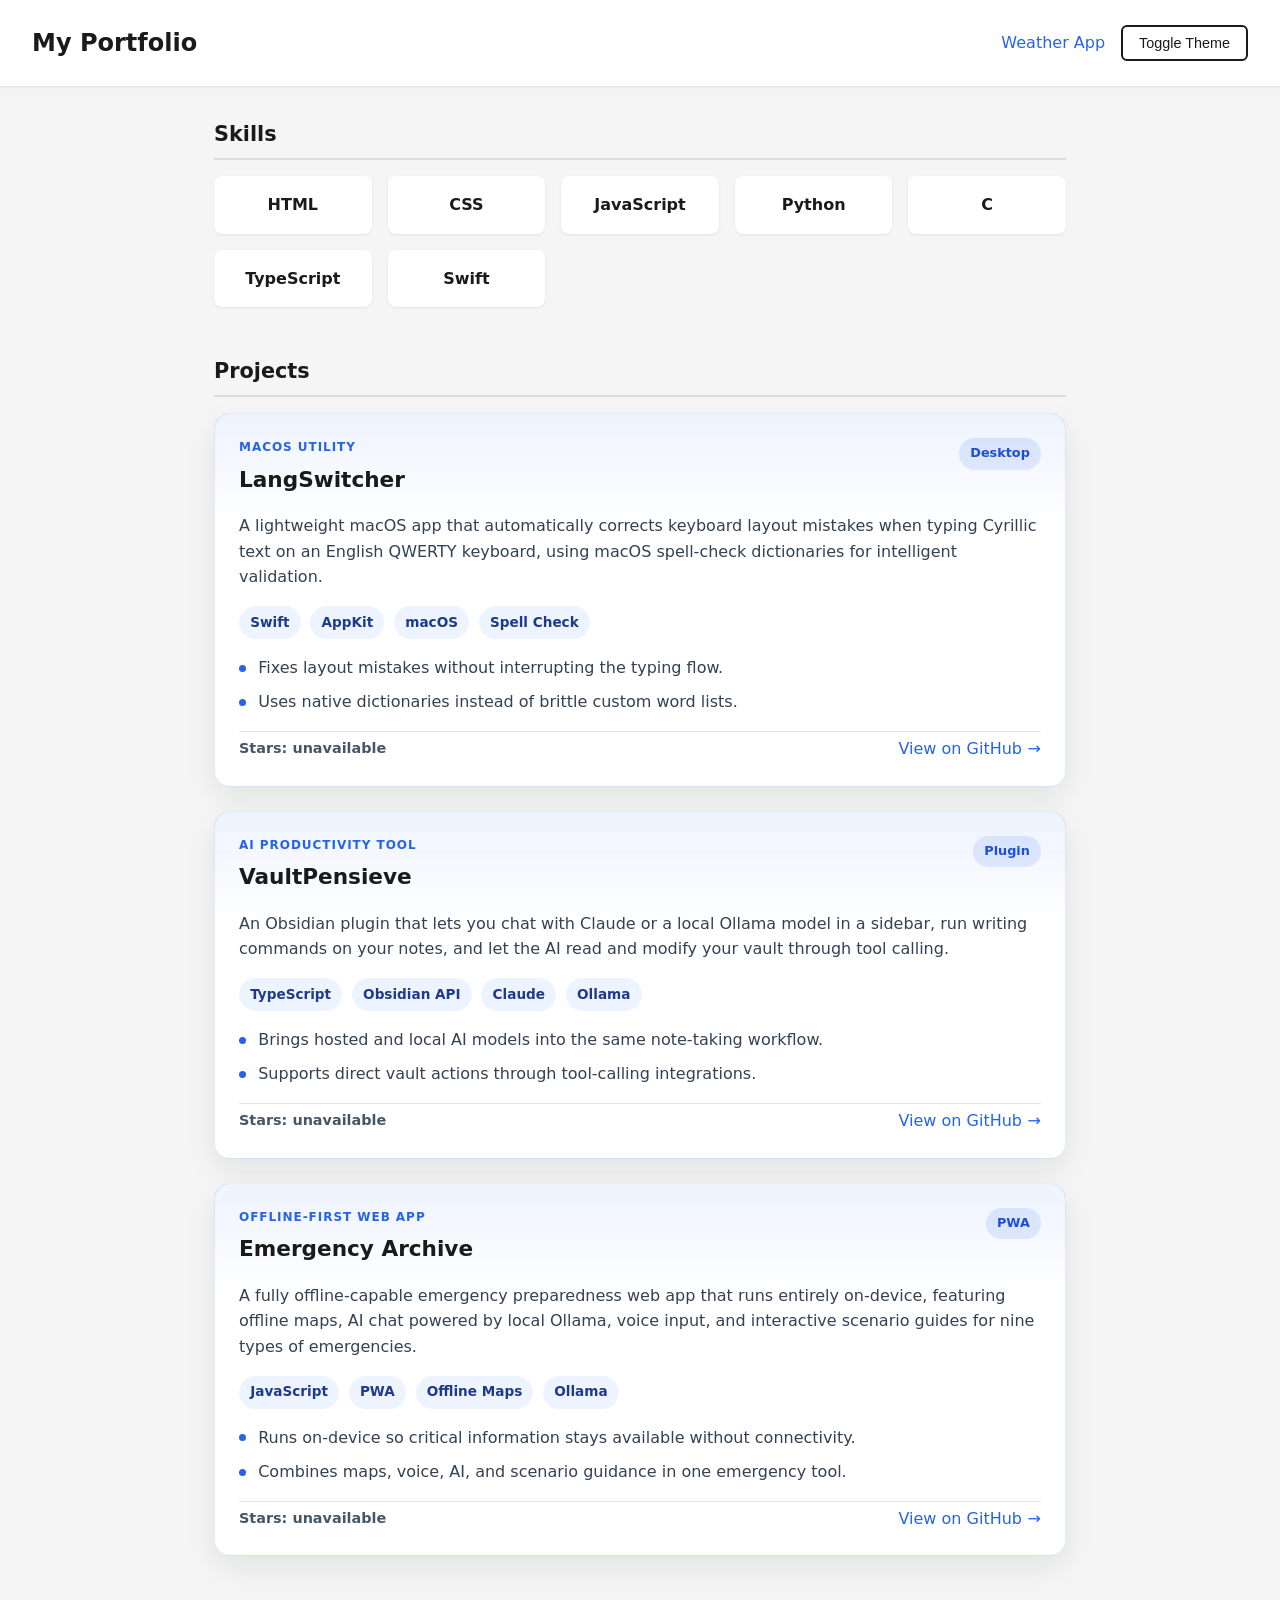
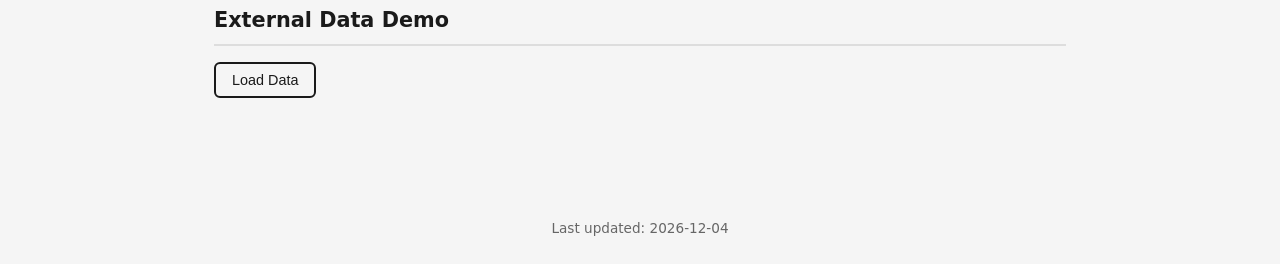
<file: index.html>
<!DOCTYPE html>
<html lang="en">
<head>
  <meta charset="UTF-8">
  <meta name="viewport" content="width=device-width, initial-scale=1.0">
  <title>Portfolio</title>
  <link rel="stylesheet" href="style.css">
</head>
<body>
  <header>
    <h1>My Portfolio</h1>
    <nav>
      <a href="weather.html">Weather App</a>
      <button id="theme-toggle">Toggle Theme</button>
    </nav>
  </header>

  <main>
    <section id="skills">
      <h2>Skills</h2>
      <ul class="skills-grid">
        <li class="skill-card">HTML</li>
        <li class="skill-card">CSS</li>
        <li class="skill-card">JavaScript</li>
        <li class="skill-card">Python</li>
        <li class="skill-card">C</li>
        <li class="skill-card">TypeScript</li>
        <li class="skill-card">Swift</li>
      </ul>
    </section>

    <section id="projects">
      <h2>Projects</h2>
      <div class="projects-grid">
        <article class="project-card">
          <div class="project-card-top">
            <div>
              <p class="project-type">macOS Utility</p>
              <h3>LangSwitcher</h3>
            </div>
            <span class="project-status">Desktop</span>
          </div>
          <p class="project-summary">A lightweight macOS app that automatically corrects keyboard layout mistakes when typing Cyrillic text on an English QWERTY keyboard, using macOS spell-check dictionaries for intelligent validation.</p>
          <ul class="project-tags" aria-label="LangSwitcher technologies">
            <li>Swift</li>
            <li>AppKit</li>
            <li>macOS</li>
            <li>Spell Check</li>
          </ul>
          <ul class="project-highlights">
            <li>Fixes layout mistakes without interrupting the typing flow.</li>
            <li>Uses native dictionaries instead of brittle custom word lists.</li>
          </ul>
          <div class="project-link-row">
            <p class="project-stars" data-repo="TetRex/LangSwitcher" aria-live="polite">Stars: Loading…</p>
            <a href="https://github.com/TetRex/LangSwitcher">View on GitHub</a>
          </div>
        </article>
        <article class="project-card">
          <div class="project-card-top">
            <div>
              <p class="project-type">AI Productivity Tool</p>
              <h3>VaultPensieve</h3>
            </div>
            <span class="project-status">Plugin</span>
          </div>
          <p class="project-summary">An Obsidian plugin that lets you chat with Claude or a local Ollama model in a sidebar, run writing commands on your notes, and let the AI read and modify your vault through tool calling.</p>
          <ul class="project-tags" aria-label="VaultPensieve technologies">
            <li>TypeScript</li>
            <li>Obsidian API</li>
            <li>Claude</li>
            <li>Ollama</li>
          </ul>
          <ul class="project-highlights">
            <li>Brings hosted and local AI models into the same note-taking workflow.</li>
            <li>Supports direct vault actions through tool-calling integrations.</li>
          </ul>
          <div class="project-link-row">
            <p class="project-stars" data-repo="TetRex/VaultPensieve" aria-live="polite">Stars: Loading…</p>
            <a href="https://github.com/TetRex/VaultPensieve">View on GitHub</a>
          </div>
        </article>
        <article class="project-card">
          <div class="project-card-top">
            <div>
              <p class="project-type">Offline-First Web App</p>
              <h3>Emergency Archive</h3>
            </div>
            <span class="project-status">PWA</span>
          </div>
          <p class="project-summary">A fully offline-capable emergency preparedness web app that runs entirely on-device, featuring offline maps, AI chat powered by local Ollama, voice input, and interactive scenario guides for nine types of emergencies.</p>
          <ul class="project-tags" aria-label="Emergency Archive technologies">
            <li>JavaScript</li>
            <li>PWA</li>
            <li>Offline Maps</li>
            <li>Ollama</li>
          </ul>
          <ul class="project-highlights">
            <li>Runs on-device so critical information stays available without connectivity.</li>
            <li>Combines maps, voice, AI, and scenario guidance in one emergency tool.</li>
          </ul>
          <div class="project-link-row">
            <p class="project-stars" data-repo="TetRex/Emergency-Archive" aria-live="polite">Stars: Loading…</p>
            <a href="https://github.com/TetRex/Emergency-Archive">View on GitHub</a>
          </div>
        </article>
      </div>
    </section>

    <section id="external-data">
      <h2>External Data Demo</h2>
      <button id="load-data">Load Data</button>
      <div id="data-result"></div>
    </section>
  </main>

  <footer>
    <p>Last updated: <span id="last-updated"></span></p>
  </footer>

  <script src="script.js"></script>
</body>
</html>
</file>
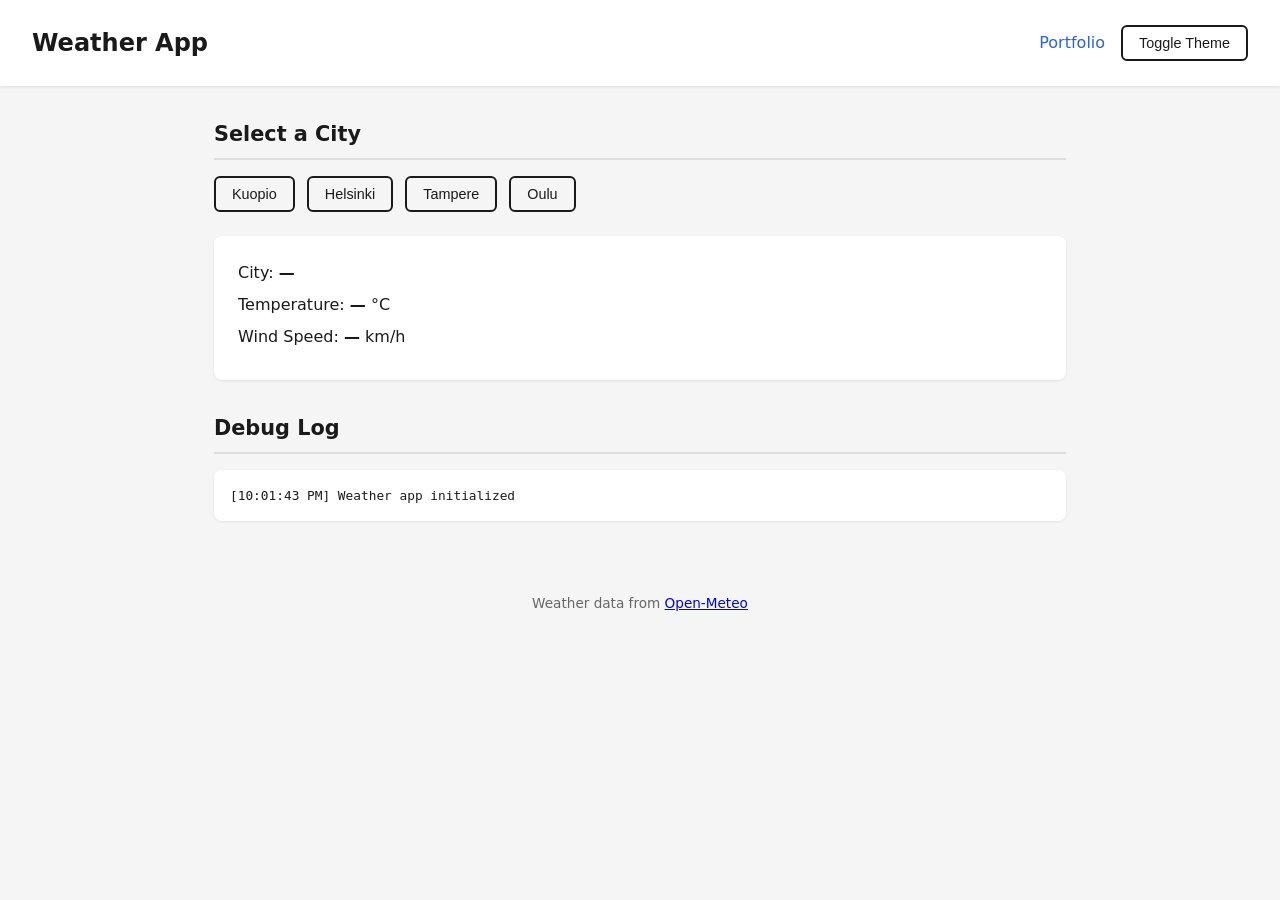
<file: weather.html>
<!DOCTYPE html>
<html lang="en">
<head>
  <meta charset="UTF-8">
  <meta name="viewport" content="width=device-width, initial-scale=1.0">
  <title>Weather App</title>
  <link rel="stylesheet" href="style.css">
</head>
<body>
  <header>
    <h1>Weather App</h1>
    <nav>
      <a href="index.html">Portfolio</a>
      <button id="theme-toggle">Toggle Theme</button>
    </nav>
  </header>

  <main>
    <section id="weather">
      <h2>Select a City</h2>
      <div class="city-buttons">
        <button class="city-btn" data-lat="62.8924" data-lon="27.6770" data-city="Kuopio">Kuopio</button>
        <button class="city-btn" data-lat="60.1699" data-lon="24.9384" data-city="Helsinki">Helsinki</button>
        <button class="city-btn" data-lat="61.4978" data-lon="23.7610" data-city="Tampere">Tampere</button>
        <button class="city-btn" data-lat="65.0121" data-lon="25.4651" data-city="Oulu">Oulu</button>
      </div>

      <div id="weatherBox" class="weather-box">
        <p>City: <span id="city">—</span></p>
        <p>Temperature: <span id="temperature">—</span> °C</p>
        <p>Wind Speed: <span id="wind">—</span> km/h</p>
      </div>

      <h2>Debug Log</h2>
      <pre id="output"></pre>
    </section>
  </main>

  <footer>
    <p>Weather data from <a href="https://open-meteo.com/">Open-Meteo</a></p>
  </footer>

  <script src="weather.js"></script>
</body>
</html>
</file>
<file: style.css>
*,
*::before,
*::after {
  box-sizing: border-box;
  margin: 0;
  padding: 0;
}

body {
  font-family: system-ui, -apple-system, sans-serif;
  line-height: 1.6;
  color: #1a1a1a;
  background: #f5f5f5;
  transition: background 0.3s, color 0.3s;
}

body.dark {
  color: #e0e0e0;
  background: #121212;
}

header {
  display: flex;
  justify-content: space-between;
  align-items: center;
  padding: 1.5rem 2rem;
  background: #fff;
  box-shadow: 0 1px 3px rgba(0, 0, 0, 0.1);
}

body.dark header {
  background: #1e1e1e;
  box-shadow: 0 1px 3px rgba(0, 0, 0, 0.4);
}

h1 {
  font-size: 1.5rem;
}

#theme-toggle {
  padding: 0.5rem 1rem;
  border: 2px solid #1a1a1a;
  border-radius: 6px;
  background: transparent;
  color: inherit;
  font-size: 0.9rem;
  cursor: pointer;
}

body.dark #theme-toggle {
  border-color: #e0e0e0;
}

main {
  max-width: 900px;
  margin: 2rem auto;
  padding: 0 1.5rem;
}

section {
  margin-bottom: 3rem;
}

h2 {
  font-size: 1.3rem;
  margin-bottom: 1rem;
  border-bottom: 2px solid #ddd;
  padding-bottom: 0.4rem;
}

body.dark h2 {
  border-bottom-color: #333;
}

/* Skills */
.skills-grid {
  list-style: none;
  display: grid;
  grid-template-columns: repeat(auto-fill, minmax(130px, 1fr));
  gap: 1rem;
}

.skill-card {
  padding: 1rem;
  text-align: center;
  background: #fff;
  border-radius: 8px;
  font-weight: 600;
  box-shadow: 0 1px 3px rgba(0, 0, 0, 0.08);
}

body.dark .skill-card {
  background: #1e1e1e;
  box-shadow: 0 1px 3px rgba(0, 0, 0, 0.3);
}

/* Projects */
.projects-grid {
  display: grid;
  gap: 1.5rem;
}

.project-card {
  padding: 1.5rem;
  background:
    linear-gradient(180deg, rgba(37, 99, 235, 0.08), rgba(37, 99, 235, 0) 7rem),
    #fff;
  border: 1px solid rgba(37, 99, 235, 0.12);
  border-radius: 16px;
  box-shadow: 0 12px 30px rgba(15, 23, 42, 0.08);
  display: grid;
  gap: 1rem;
}

body.dark .project-card {
  background:
    linear-gradient(180deg, rgba(96, 165, 250, 0.12), rgba(96, 165, 250, 0) 7rem),
    #1e1e1e;
  border-color: rgba(96, 165, 250, 0.16);
  box-shadow: 0 14px 32px rgba(0, 0, 0, 0.35);
}

.project-card-top {
  display: flex;
  justify-content: space-between;
  align-items: start;
  gap: 1rem;
}

.project-type {
  margin-bottom: 0.35rem;
  text-transform: uppercase;
  letter-spacing: 0.08em;
  font-size: 0.75rem;
  font-weight: 700;
  color: #2563eb;
}

body.dark .project-type {
  color: #93c5fd;
}

.project-status {
  flex-shrink: 0;
  padding: 0.35rem 0.7rem;
  border-radius: 999px;
  background: rgba(37, 99, 235, 0.12);
  color: #1d4ed8;
  font-size: 0.8rem;
  font-weight: 700;
}

body.dark .project-status {
  background: rgba(96, 165, 250, 0.16);
  color: #bfdbfe;
}

.project-card h3 {
  font-size: 1.35rem;
}

.project-summary {
  color: #334155;
}

body.dark .project-summary {
  color: #cbd5e1;
}

.project-tags,
.project-highlights {
  list-style: none;
}

.project-tags {
  display: flex;
  flex-wrap: wrap;
  gap: 0.6rem;
}

.project-tags li {
  padding: 0.35rem 0.7rem;
  border-radius: 999px;
  background: #eef4ff;
  color: #1e3a8a;
  font-size: 0.85rem;
  font-weight: 600;
}

body.dark .project-tags li {
  background: #172554;
  color: #dbeafe;
}

.project-highlights {
  display: grid;
  gap: 0.55rem;
}

.project-highlights li {
  position: relative;
  padding-left: 1.2rem;
  color: #334155;
}

.project-highlights li::before {
  content: "";
  position: absolute;
  left: 0;
  top: 0.6rem;
  width: 0.45rem;
  height: 0.45rem;
  border-radius: 50%;
  background: #2563eb;
}

body.dark .project-highlights li {
  color: #cbd5e1;
}

body.dark .project-highlights li::before {
  background: #60a5fa;
}

.project-link-row {
  display: flex;
  justify-content: space-between;
  align-items: center;
  gap: 1rem;
  flex-wrap: wrap;
  padding-top: 0.25rem;
  border-top: 1px solid rgba(148, 163, 184, 0.28);
}

body.dark .project-link-row {
  border-top-color: rgba(148, 163, 184, 0.18);
}

.project-stars {
  color: #475569;
  font-size: 0.9rem;
  font-weight: 600;
}

body.dark .project-stars {
  color: #cbd5e1;
}

.project-card a {
  color: #2563eb;
  text-decoration: none;
  font-weight: 500;
  display: inline-flex;
  align-items: center;
  gap: 0.35rem;
}

.project-card a:hover {
  text-decoration: underline;
}

body.dark .project-card a {
  color: #60a5fa;
}

.project-card a::after {
  content: "→";
}

@media (max-width: 640px) {
  .project-card-top {
    flex-direction: column;
    align-items: flex-start;
  }
}

/* External Data Demo */
#load-data {
  padding: 0.5rem 1rem;
  border: 2px solid #1a1a1a;
  border-radius: 6px;
  background: transparent;
  color: inherit;
  font-size: 0.9rem;
  cursor: pointer;
  margin-bottom: 1rem;
}

body.dark #load-data {
  border-color: #e0e0e0;
}

#data-result {
  padding: 1rem;
  min-height: 1.5rem;
}

#data-result dl {
  background: #fff;
  border-radius: 8px;
  padding: 1.5rem;
  box-shadow: 0 1px 3px rgba(0, 0, 0, 0.08);
  display: grid;
  grid-template-columns: auto 1fr;
  gap: 0.4rem 1rem;
}

body.dark #data-result dl {
  background: #1e1e1e;
  box-shadow: 0 1px 3px rgba(0, 0, 0, 0.3);
}

#data-result dt {
  font-weight: 600;
}

/* Navigation */
nav {
  display: flex;
  align-items: center;
  gap: 1rem;
}

nav a {
  color: #2563eb;
  text-decoration: none;
  font-weight: 500;
}

nav a:hover {
  text-decoration: underline;
}

body.dark nav a {
  color: #60a5fa;
}

/* Weather */
.city-buttons {
  display: flex;
  flex-wrap: wrap;
  gap: 0.75rem;
  margin-bottom: 1.5rem;
}

.city-btn {
  padding: 0.5rem 1rem;
  border: 2px solid #1a1a1a;
  border-radius: 6px;
  background: transparent;
  color: inherit;
  font-size: 0.9rem;
  cursor: pointer;
}

body.dark .city-btn {
  border-color: #e0e0e0;
}

.weather-box {
  background: #fff;
  border-radius: 8px;
  padding: 1.5rem;
  margin-bottom: 2rem;
  box-shadow: 0 1px 3px rgba(0, 0, 0, 0.08);
}

body.dark .weather-box {
  background: #1e1e1e;
  box-shadow: 0 1px 3px rgba(0, 0, 0, 0.3);
}

.weather-box p {
  margin-bottom: 0.4rem;
}

.weather-box span {
  font-weight: 600;
}

#output {
  background: #fff;
  border-radius: 8px;
  padding: 1rem;
  font-size: 0.8rem;
  line-height: 1.5;
  overflow-x: auto;
  box-shadow: 0 1px 3px rgba(0, 0, 0, 0.08);
  min-height: 3rem;
}

body.dark #output {
  background: #1e1e1e;
  box-shadow: 0 1px 3px rgba(0, 0, 0, 0.3);
}

/* Footer */
footer {
  text-align: center;
  padding: 1.5rem;
  font-size: 0.85rem;
  color: #666;
}

body.dark footer {
  color: #888;
}
</file>
